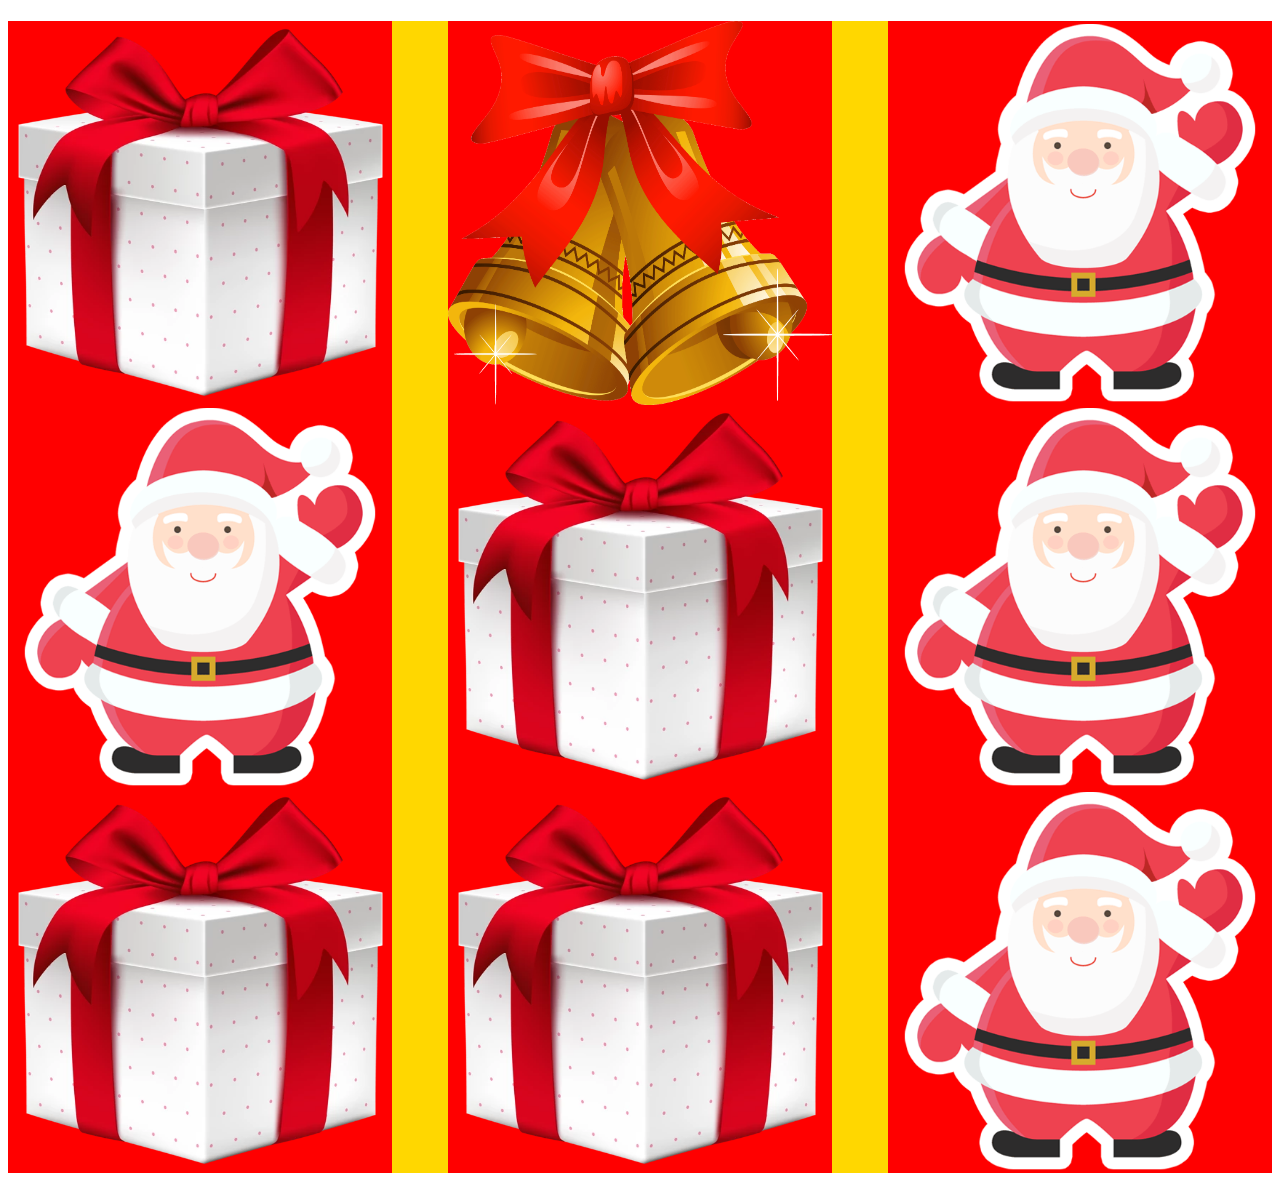
<file: basic/index.html>
<!DOCTYPE html>
<html lang="en">

<head>
    <meta charset="UTF-8">
    <meta name="viewport" content="width=device-width, initial-scale=1.0">
    <meta http-equiv="X-UA-Compatible" content="ie=edge">
    <script src="https://code.jquery.com/jquery-3.4.1.js" crossorigin="anonymous"></script>
    <title>Document</title>
    <style>
        h1 {
            text-align: center;
        }

        #container {
            display: flex;
            flex-wrap: wrap;
            width: 100%;
            justify-content: space-between;
            align-items: space-between;
            background-color: gold;
        }

        div {
            width: 30vw;
            height: 30vw;
            background-color: red;
        }

        img {
            width: 100%;
            height: 30vw;

        }
    </style>
</head>

<body>
    <h1 id="result"></h1>
    <section id="container">
        <div id="item1">

        </div>
        <div id="item2">

        </div>
        <div id="item3">

        </div>
        <div id="item4">

        </div>
        <div id="item5">

        </div>
        <div id="item6">

        </div>
        <div id="item7">

        </div>
        <div id="item8">

        </div>
        <div id="item9">

        </div>
    </section>
    <script>
        var url;
        for (let i = 0; i < 9; i++) {
            switch (Math.floor(Math.random() * 3 + 1)) {
                case 1:
                    url = "./img/bell.png";
                    break;
                case 2:
                    url = "./img/present.webp";
                    break;
                case 3:
                    url = "./img/santa.png";
                    break;
            }
            $("#item" + (i + 1)).append("<img src=" + url + ">");
        }
        $('img').on('click', function (eventObject) {
            var buff;
            buff=this.src.indexOf("/img/santa.png");
            url="."+this.src.slice(buff);
            document.getElementById('result').innerHTML = "you clicked on" + url;
            switch(url){
                case "./img/santa.png":
                    this.src="./img/present.webp";
                    break;
            }
        });
    </script>
</body>

</html>
</file>
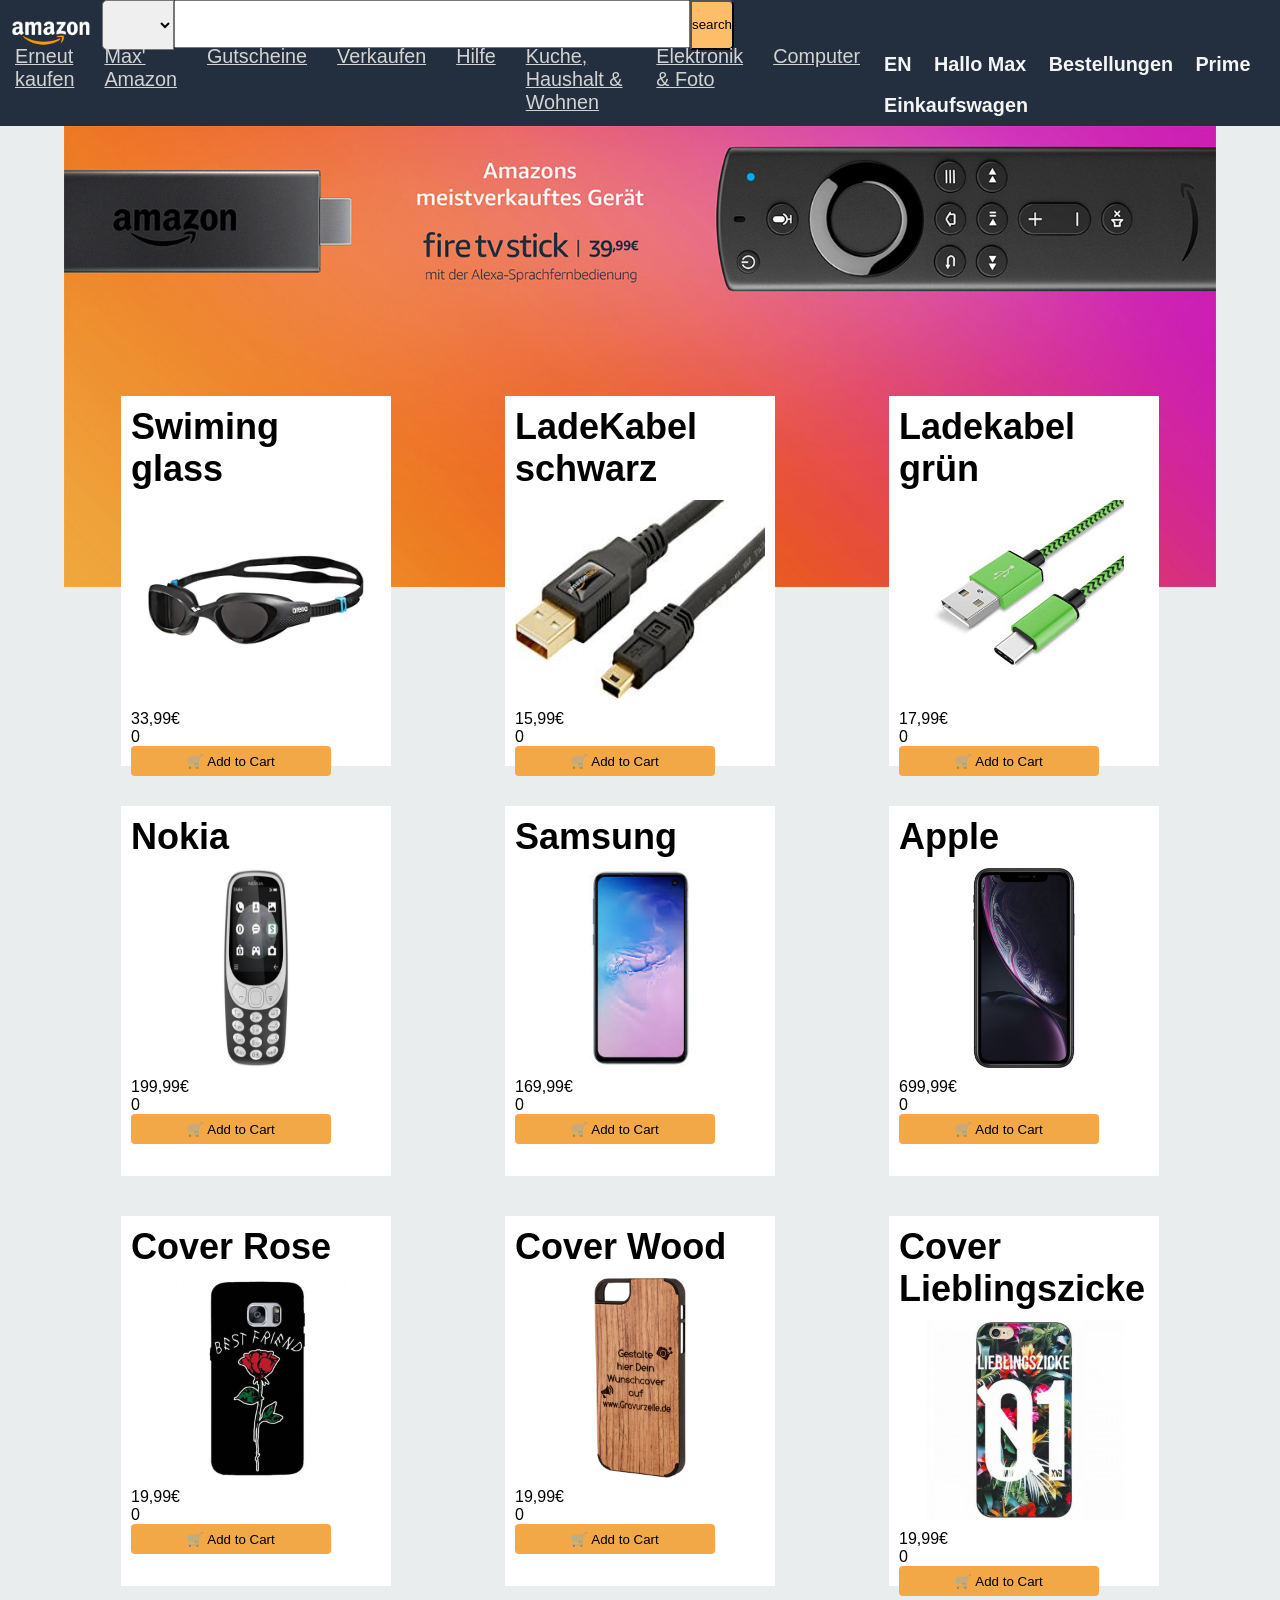
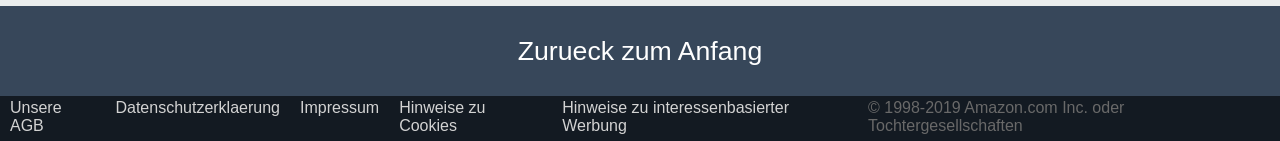
<file: shoping/index.html>
<!DOCTYPE html>
<html>

<head>
	<meta charset="utf-8">
	<meta http-equiv="X-UA-Compatible" content="IE=edge">
	<title>Amazon, just better</title>
	<link rel="stylesheet" href="./css/style.css">
	<script src="https://code.jquery.com/jquery-3.4.1.js" crossorigin="anonymous"></script>

	<script src="./main.js"></script>
	<script src="./product.js"></script>


</head>

<body>
	<header>
		<div class="searchbar">
			<img src="./img/output-onlinepngtools.png" alt="" id="logo">
			<select name="Alle" id="searchOptions">
				<option value="Alle" selected disabled></option>
				<option value="">Drugs</option>
				<option value="">Hookers</option>
				<option value="">Alcohol</option>
				<option value="">Cars</option>
			</select>
			<input type="text" name="searchbar" value="" id="searchField">
			<input type="button" name="search" value="search" id="searchCommit">
		</div>
		<nav>
			<ul>
				<li><a href="" title="">Erneut kaufen</a></li>
				<li><a href="" title="">Max' Amazon</a></li>
				<li><a href="" title="">Gutscheine</a></li>
				<li><a href="" title="">Verkaufen</a></li>
				<li><a href="" title="">Hilfe</a></li>
				<li><a href="" title="">Kuche, Haushalt & Wohnen</a></li>
				<li><a href="" title="">Elektronik & Foto</a></li>
				<li><a href="einkauf.html" title="" onclick="changeHTML()">Computer</a></li>
			</ul>
			<div class="buttons">
				<input type="button" name="Language" value="EN">
				<input type="button" name="Account" value="Hallo Max">
				<input type="button" name="Bestellungenn" value="Bestellungen">
				<input type="button" name="Einkaufswagen" value="Prime">
				<input type="button" name="My prime" onclick="changeHTML()" value="Einkaufswagen" href="./einkauf.html">
			</div>
		</nav>
	</header>
	<main>
		<div id="addSpacer"></div>
		<div id="contentWrapper">
			<div class="productCard">
				<h1 class="name">Swiming glass</h1>
				<img src="./img/example.jpg" alt="" class="imgProduct">
				<p class="price">33,99&euro;</p>
				<p class="amount">0</p>
				
				<button type="button" onclick="addToCart(this.id)" id=0 class='addButton'>🛒 Add to Cart</button>

			</div>
			<div class="productCard">
				<h1 class="name">LadeKabel schwarz</h1>
				<img src="./img/Ladekabel.jpg" alt="" class="imgProduct">
				<p class="price">15,99&euro;</p>
				<p class="amount">0</p>
				
				<button type="button" onclick="addToCart(this.id)" id=1 class='addButton'>🛒 Add to Cart</button>

			</div>
			<div class="productCard">
				<h1 class="name">Ladekabel grün</h1>
				<img src="./img/Ladekabel2.jpg" alt="" class="imgProduct">
				<p class="price">17,99&euro;</p>
				<p class="amount">0</p>
				
				<button type="button" onclick="addToCart(this.id)" id=2 class='addButton'>🛒 Add to Cart</button>

			</div>
			<div class="productCard">
				<h1 class="name">Nokia</h1>
				<img src="./img/Nokia.jpg" alt="" class="imgProduct">
				<p class="price">199,99&euro;</p>
				<p class="amount">0</p>
				
				<button type="button" onclick="addToCart(this.id)" id=3 class='addButton'>🛒 Add to Cart</button>

			</div>
			<div class="productCard">
				<h1 class="name">Samsung</h1>
				<img src="./img/Samsung.jpg" alt="" class="imgProduct">
				<p class="price">169,99&euro;</p>
				<p class="amount">0</p>
				
				<button type="button" onclick="addToCart(this.id)" id=4 class='addButton'>🛒 Add to Cart</button>

			</div>
			<div class="productCard">
				<h1 class="name">Apple</h1>
				<img src="./img/Apple.jpg" alt="" class="imgProduct">
				<p class="price">699,99&euro;</p>
				<p class="amount">0</p>
				
				<button type="button" onclick="addToCart(this.id)" id=5 class='addButton'>🛒 Add to Cart</button>

			</div>
			<div class="productCard">
				<h1 class="name">Cover Rose</h1>
				<img src="./img/cover1.jpg" alt="" class="imgProduct">
				<p class="price">19,99&euro;</p>
				<p class="amount">0</p>
				
				<button type="button" onclick="addToCart(this.id)" id=6 class='addButton'>🛒 Add to Cart</button>

			</div>
			<div class="productCard">
				<h1 class="name">Cover Wood</h1>
				<img src="./img/cover2.jpg" alt="" class="imgProduct">
				<p class="price">19,99&euro;</p>
				<p class="amount">0</p>
				
				<button type="button" onclick="addToCart(this.id)" id=7 class='addButton'>🛒 Add to Cart</button>

			</div>
			<div class="productCard">
				<h1 class="name">Cover Lieblingszicke</h1>
				<img src="./img/cover3.jpg" alt="" class="imgProduct">
				<p class="price">19,99&euro;</p>
				<p class="amount">0</p>
				
				<button type="button" onclick="addToCart(this.id)" id=8 class='addButton'>🛒 Add to Cart</button>

			</div>
			
		</div>
	</main>
	<div id="topLink"><a href="#">Zurueck zum Anfang</a></div>

	<footer>
		<ul>
			<a href="#"><li>Unsere AGB</li></a>
			<a href="#"><li>Datenschutzerklaerung</li></a>
			<a href="#"><li>Impressum</li></a>
			<a href="#"><li>Hinweise zu Cookies</li></a>
			<a href="#"><li>Hinweise zu interessenbasierter Werbung</li></a>
			<li id="copyright">&COPY 1998-2019 Amazon.com Inc. oder Tochtergesellschaften</li>
		</ul>
	</footer>

</body>

</html>
</file>
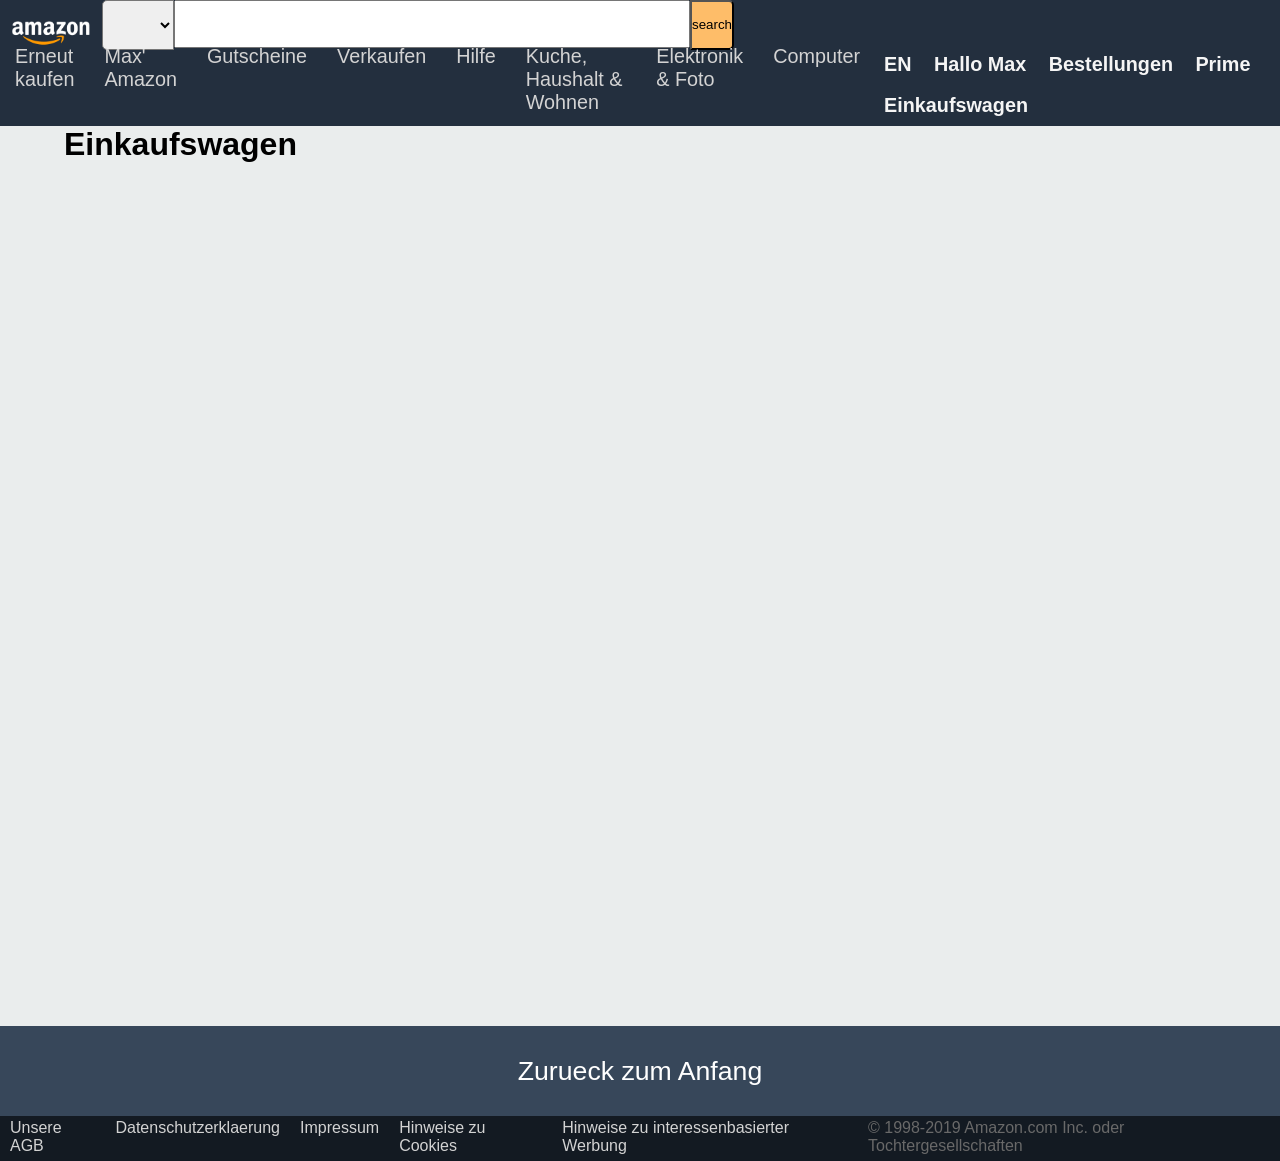
<file: shoping/einkauf.html>
<!DOCTYPE html>
<html>

<head>
	<meta charset="utf-8">
	<meta http-equiv="X-UA-Compatible" content="IE=edge">
	<title>Amazon, just better</title>
	<link rel="stylesheet" href="./css/style.css">
	<script src="https://code.jquery.com/jquery-3.4.1.js" crossorigin="anonymous"></script>

	<script src="./main.js"></script>
	<script src="./product.js"></script>
	<style>
		#secondMain{
			min-height: 100vh;
		background: #EAEDED;
		width: 90vw;
		margin: 0 auto;
		}
		
	</style>
</head>

<body>
	<header>
		<div class="searchbar">
			<img src="./img/output-onlinepngtools.png" alt="" id="logo">
			<select name="Alle" id="searchOptions">
				<option value="Alle" selected disabled></option>
				<option value="">Drugs</option>
				<option value="">Hookers</option>
				<option value="">Alcohol</option>
				<option value="">Cars</option>
			</select>
			<input type="text" name="searchbar" value="" id="searchField">
			<input type="button" name="search" value="search" id="searchCommit">
		</div>
		<nav>
			<ul>
				<li><a href="" title=""></a>Erneut kaufen</li>
				<li><a href="" title=""></a>Max' Amazon</li>
				<li><a href="" title=""></a>Gutscheine</li>
				<li><a href="" title=""></a>Verkaufen</li>
				<li><a href="" title=""></a>Hilfe</li>
				<li><a href="" title=""></a>Kuche, Haushalt & Wohnen</li>
				<li><a href="" title=""></a>Elektronik & Foto</li>
				<li><a href="" title=""></a>Computer</li>
			</ul>
			<div class="buttons">
				<input type="button" name="Language" value="EN">
				<input type="button" name="Account" value="Hallo Max">
				<input type="button" name="Bestellungenn" value="Bestellungen">
				<input type="button" name="Einkaufswagen" value="Prime">
				<input type="button" name="My prime" value="Einkaufswagen">
			</div>
		</nav>
	</header>
	<main id = "secondMain">
		<h1>Einkaufswagen <h1 id ="summe"></h1></h1>
		<div id ="einkauf">
			
		</div>
		
	</main>
	<div id="topLink"><a href="#">Zurueck zum Anfang</a></div>

	<footer>
		<ul>
			<a href="#"><li>Unsere AGB</li></a>
			<a href="#"><li>Datenschutzerklaerung</li></a>
			<a href="#"><li>Impressum</li></a>
			<a href="#"><li>Hinweise zu Cookies</li></a>
			<a href="#"><li>Hinweise zu interessenbasierter Werbung</li></a>
			<li id="copyright">&COPY 1998-2019 Amazon.com Inc. oder Tochtergesellschaften</li>
		</ul>
	</footer>
<script>
arr = JSON.parse(localStorage.myArray);
window.onload = printCart(arr);
</script>
</body>

</html>
</file>
<file: shoping/css/style.css>
* {
  margin: 0;
  padding: 0;
  font-family: 'Segoe UI', Tahoma, Geneva, Verdana, sans-serif; }

body {
  background-color: #EAEDED; }
  body header {
    background-color: #232F3E; }
    body header .searchbar {
      display: flex;
      align-content: flex-start;
      height: 7vh; }
      body header .searchbar #logo {
        height: 100%; }
      body header .searchbar #searchField {
        height: 70%;
        width: 40%;
        min-width: 300px; }
      body header .searchbar #searchOptions {
        border-radius: 5px 0 0 5px;
        height: 79%; }
      body header .searchbar #searchCommit {
        height: 79%;
        border-radius: 0 5px 5px 0;
        background-color: #FEBD69; }
      body header .searchbar #searchCommit:hover {
        background-color: #F3A847; }
    body header nav {
      height: 7vh;
      display: flex;
      justify-content: space-between;
      align-items: flex-end; }
      body header nav ul {
        display: flex;
        justify-content: flex-start; }
        body header nav ul li {
          padding: 12px;
          margin: 0 3px;
          list-style: none;
          font-size: 2.2vh;
          color: lightgray; }
          body header nav ul li a {
            color: lightgray; }
      body header nav .buttons input {
        color: whitesmoke;
        font-weight: 550;
        font-size: 2.2vh;
        background-color: #232F3E;
        border: none;
        margin: 3px 3px;
        padding: 6px 6px; }
      body header nav .buttons input:hover {
        border: 1px solid dimgray;
        border-radius: 5px; }
  body main {
    min-height: 100vh;
    background: #EAEDED url(../img/backgroundImage.jpg) no-repeat;
    background-size: 100% auto;
    width: 90vw;
    margin: 0 auto; }
    body main #addSpacer {
      width: 100%;
      height: 250px; }
    body main #contentWrapper {
      display: flex;
      justify-content: space-around;
      flex-wrap: wrap; }
      body main #contentWrapper .productCard {
        width: 20%;
        min-width: 250px;
        height: 350px;
        padding: 10px;
        margin: 20px;
        background-color: white; }
        body main #contentWrapper .productCard h1 {
          font-size: 4vh; }
        body main #contentWrapper .productCard img {
          height: 200px;
          max-width: 100%;
          display: block;
          margin: 10px auto; }
        body main #contentWrapper .productCard button {
          background-color: #F3A847;
          color: black;
          border-radius: 4px;
          border: none;
          width: 80%;
          height: 30px;
          text-align: center;
          vertical-align: middle; }
  body #topLink {
    width: 100%;
    height: 10vh;
    display: flex;
    justify-content: center;
    align-items: center;
    font-size: 20pt;
    background-color: #37475A; }
    body #topLink a {
      color: white;
      text-decoration: none; }
  body footer {
    height: 5vh;
    background-color: #131A22; }
    body footer ul {
      display: flex;
      justify-content: center; }
      body footer ul a {
        text-decoration: none;
        color: lightgray; }
      body footer ul a:hover {
        text-decoration: underline; }
      body footer ul li {
        list-style: none;
        margin: 3px 10px; }
      body footer ul #copyright {
        color: dimgray; }

.itemCard img {
  width: 10em;
  height: 10em; }
.itemCard h5 {
  font-size: 1.2em; }

/*# sourceMappingURL=style.css.map */
</file>
